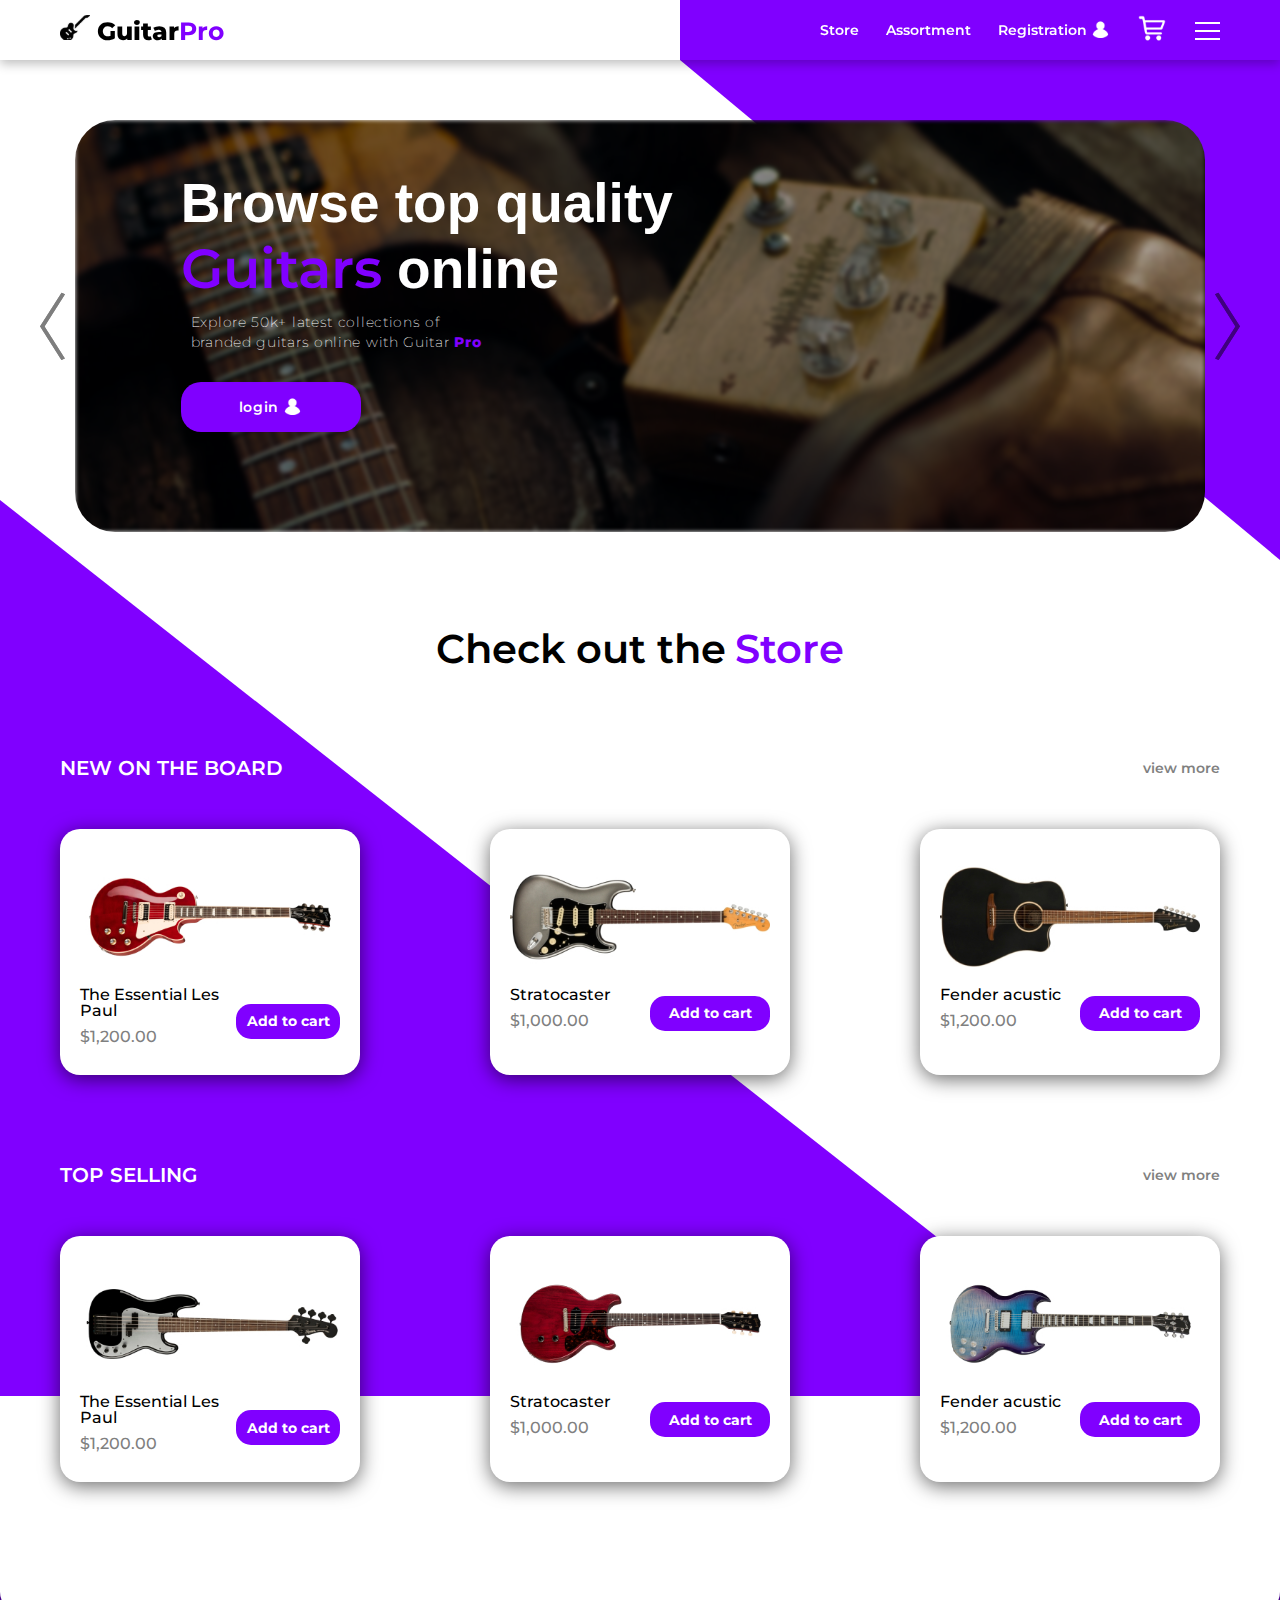
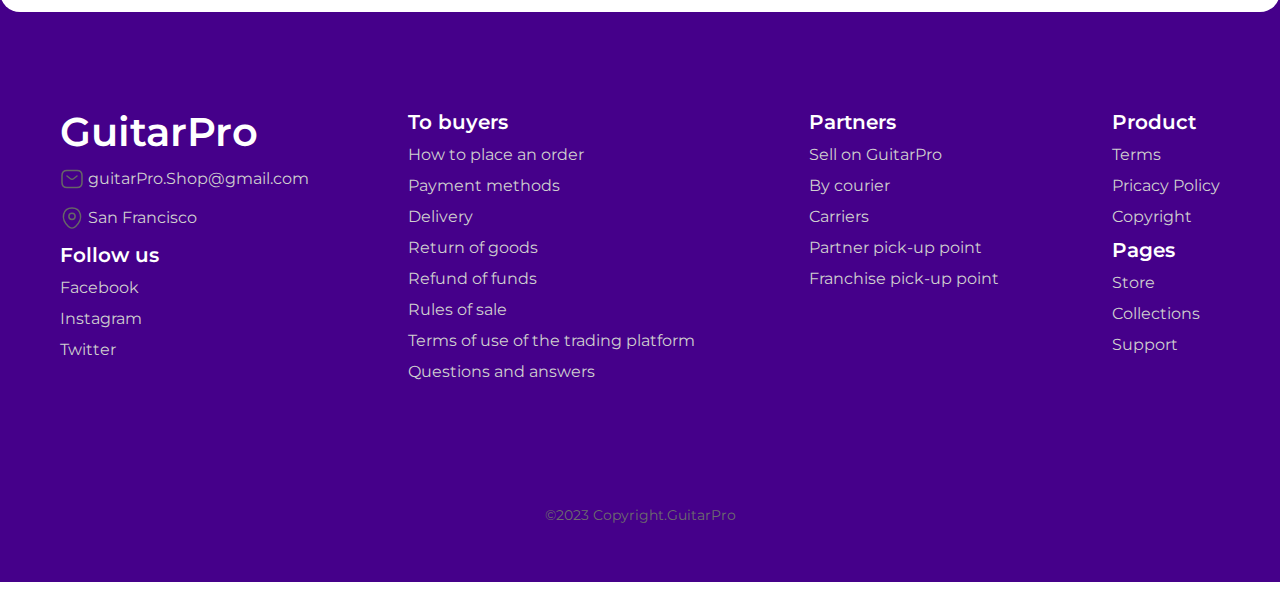
<file: index.html>
<!DOCTYPE html>
<html lang="en">

<head>
  <meta charset="UTF-8" />
  <meta name="viewport" content="width=device-width, initial-scale=1.0" />
  <title>GuitarPro</title>
  <link rel="stylesheet" href="./mainCss/style.css" />
  <link rel="stylesheet" href="./mainCss/null.css" />
  <link rel="stylesheet" href="./adaptive.css" />
  <link rel="stylesheet" href="./mobileNav.css" />
  <link rel="preconnect" href="https://fonts.googleapis.com" />
  <link rel="preconnect" href="https://fonts.gstatic.com" crossorigin />
  <link href="https://fonts.googleapis.com/css2?family=Montserrat:wght@200;400;600;800&display=swap" rel="stylesheet" />
</head>

<body>
  <section class="header">
    <header>
      <nav class="mobile-nav hidden_mobile-nav">
        <div class="mobile-nav__close">
          <div class="cross">
            <span class="close"></span>
            <span class="close-1"></span>
          </div>
        </div>
        <div class="mobile-nav__container">
          <ul class="mobile-nav__menu">
            <li class="mobile-nav__menu-link">Store</li>
            <li class="mobile-nav__menu-link">Assortment</li>
            <li class="mobile-nav__menu-link button-register">Registration</li>
          </ul>
        </div>
      </nav>

      <!-- modal window registration ======================================= -->

      <div class="background_modal-window hidden"></div>
      <div class="modal-window_registration hidden">
        <div class="cross-close">
          <span class="close"></span>
          <span class="close-1"></span>
        </div>
        <div class="modal-window_conteiner">

          <!-- name ========================================-->

          <form action="">
            <div class="form-group field-registerform-name">
              <div class="form_label-conteiner">
                <label for="name" class="label-text important">Name</label>
              </div>
              <div class="form_input-conteiner">
                <input type="text" class="form-input" name="name" placeholder="name">
              </div>
            </div>

            <!-- surname ========================================-->

            <div class="form-group field-registerform-surname">
              <div class="form_label-conteiner">
                <label for="surname" class="label-text important">Surname</label>
              </div>
              <div class="form_input-conteiner">
                <input type="text" class="form-input" name="surname" placeholder="surname">
              </div>
            </div>

            <!-- number ========================================-->

            <div class="form-group field-registerform-number">
              <div class="form_label-conteiner">
                <label for="number" class="label-text important">Number</label>
              </div>
              <div class="form_input-conteiner">
                <input type="text" class="form-input" name="number" placeholder="+7 (...) ... - .. - ..
              ">
              </div>
            </div>

            <!-- e-mail ========================================-->

            <div class="form-group field-registerform-email">
              <div class="form_label-conteiner">
                <label for="mail" class="label-text">E-mail</label>
              </div>
              <div class="form_input-conteiner">
                <input type="text" class="form-input" name="mail" placeholder="example@gmail.com">
              </div>
            </div>

            <!-- password ========================================-->

            <div class="form-group field-registerform-password">
              <div class="form_label-conteiner">
                <label for="password" class="label-text important">Password</label>
              </div>
              <div class="form_input-conteiner">
                <input type="password" class="form-input" name="password" placeholder="password">
              </div>
            </div>

            <!-- password confirm ========================================-->

            <div class="form-group field-registerform-password-confirm">
              <div class="form_label-conteiner">
                <label for="password-confirm" class="label-text important">Password confirmation</label>
              </div>
              <div class="form_input-conteiner">
                <input type="password" class="form-input" name="password-confirm" placeholder="password">
              </div>
            </div>

            <!-- date of birth ========================================-->
            <div class="form-group field-registerform-date-of-birth">
              <div class="form_label-conteiner">
                <label for="date-of-birth" class="label-text">Date of birth</label>
              </div>
              <div class="form_input-conteiner">
                <input type="date" class="form-input" name="date-of-birth">
              </div>
            </div>

            <!-- Region ========================================-->

            <div class="form-group field-registerform-region">
              <div class="form_label-conteiner">
                <label for="region" class="label-text important">Region</label>
              </div>
              <div class="form_input-conteiner">
                <input type="" class="form-input" name="region">
              </div>
            </div>
            <!-- buttons ========================================-->
            <div class="form-group buttons-register">
              <div class="button_remember-me">
                <div class="form_input-conteiner_button">
                  <input type="checkbox" class="form-input-button" name="remember-me">
                  <label for="remember-me" class="label-text-button">Remember me</label>
                </div>
              </div>
              <div class="have-acc">Already have an account?</div>
            </div>
            <div class="button-create-account_conteiner">
              <div class="button-create-account">Create an account</div>
            </div>
        </div>
        </form>
      </div>

      <!-- modal window login ==================================================== -->
      <div class="modal-window_login hidden">

        <div class="cross_close-modal-window-login">
          <span class="close"></span>
          <span class="close-1"></span>
        </div>

        <div class="modal-window_conteiner-login">


          <form action="">

            <!-- e-mail -->

            <div class="form-group_login field-login-email">
              <div class="form_label-conteiner_login">
                <label for="mail" class="label-text">E-mail</label>
              </div>
              <div class="form_input-conteiner_login">
                <input type="text" class="form-input_login" name="mail" placeholder="example@gmail.com">
              </div>
            </div>

            <!-- password -->

            <div class="form-group_login field-login-password">
              <div class="form_label-conteiner_login">
                <label for="password" class="label-text important">Password</label>
              </div>
              <div class="form_input-conteiner_login">
                <input type="password" class="form-input_login" name="password" placeholder="password">
              </div>
            </div>


            <!-- buttons -->

            <div class="form-group_login buttons-login">
              <div class="button_remember-me">
                <div class="form_input-conteiner_button">
                  <input type="checkbox" class="form-input-button" name="remember-me">
                  <label for="remember-me" class="label-text-button">Remember me</label>
                </div>
              </div>
            </div>
            <div class="button-create-account_conteiner">
              <div class="button-create-account">Login</div>
            </div>

          </form>


        </div>
      </div>

      <!-- /* header menu ================================== */ -->

      <div class="header_main">
        <div class="header_content">
          <a class="logo" href="#">
            <div>
              <img class="picture-logo" src="./icons/image 1.svg" alt="" />
              <span class="logo-text">Guitar<span class="purple">Pro</span></span>
            </div>
          </a>
          <nav class="header_nav">
            <ul class="header_nav-buttons">
              <li><a class="header_nav-links" href="#store">Store</a></li>
              <li><a class="header_nav-links" href="">Assortment</a></li>
              <li>
                <div class="header_nav-links_button">
                  Registration
                  <img class="user-icon" src="./icons/userImage.svg" alt="" />
                </div>
              </li>
              <div class="basketIcon">
                <a href="./cart.html">
                  <img class="basket" src="./icons/Basket.svg" alt="" />
                  <span class="cart-count"></span>
                </a>
              </div>

              <!-- /* burger menu ================================== */ -->

              <div class="hamburger-lines">
                <span class="line line1"></span>
                <span class="line line2"></span>
                <span class="line line3"></span>
              </div>
            </ul>
          </nav>
        </div>
      </div>

      <!-- header hidden ===================================== -->

      <div class="header_main-container1">
        <div class="header_main-container_text1">
          Browse top quality
          <span class="purple-header1"> Guitars</span> online
        </div>
        <div class="subtitle1">
          Explore 50k+ latest collections of branded guitars online with
          Guitar <span class="purple-header-subtitle1">Pro</span>
        </div>
        <div class="header_main-container_button1">
          <div href="" class="header_main-container_button-login1">
            login
            <img class="user-icon button1" src="./icons/userImage.svg" alt="" />
          </div>
        </div>
      </div>

      <!-- /* slider ================================== */ -->

      <div class="header_content_slider">
        <div class="button_slider_conteiner">
          <img src="./icons/arrowLeft.svg" alt="" class="button_slider-left" />
        </div>
        <div class="header_slider">
          <div class="header_images">
            <img src="./images/img1.png" alt="" />
            <img src="./images/img2.png" alt="" />
            <img src="./images/img3.png" alt="" />
          </div>
        </div>
        <div class="button_slider_conteiner1">
          <img src="./icons/arrowRight.svg" alt="" class="button_slider-right" />
        </div>
        <!-- /* main header ================================== */ -->

        <div class="header_main-container">
          <div class="header_main-container_text">
            Browse top quality
            <span class="purple-header"> Guitars</span> online
          </div>
          <div class="subtitle">
            Explore 50k+ latest collections of branded guitars online with
            Guitar <span class="purple-header-subtitle">Pro</span>
          </div>
          <div class="header_main-container_button">
            <div href="" class="header_main-container_button-login">
              login
              <img class="user-icon button" src="./icons/userImage.svg" alt="" /></>
            </div>
          </div>
        </div>
      </div>

    </header>
  </section>

  <section class="store" id="store">
    <div class="store_header">
      Check out the <span class="purple-store"> Store</span>
    </div>

    <div class="store_subtitle">
      NEW ON THE BOARD
      <a href="">
        <div class="store_view-more">view more</div>
      </a>
    </div>
    <div class="store_conteiner" id="new-products">

    </div>
    <div class="store_subtitle">
      TOP SELLING
      <a href="">
        <div class="store_view-more">view more</div>
      </a>
    </div>
    <div class="store_conteiner top-selling">

    </div>
  </section>
  <section class="footer">
    <footer class="footer__container-wrap">
      <div class="footer__container">
        <div class="footer__list-wrap">
          <div class="footer__list-contacts">
            <div class="footer__header-wrap footer__header-logotype" data-name="accordeon-title" data-title="GuitarPro">
              GuitarPro
            </div>
            <ul class="footer__list">
              <li class="footer__list-item">
                <a class="footer__link-item" href="#">
                  <img src="./icons/sms.svg" alt="">guitarPro.Shop@gmail.com
                </a>
              </li>
              <li class="footer__list-item"><a class="footer__link-item" href="#"><img src="./icons/location.svg"
                    alt="">San
                  Francisco</a></li>
            </ul>
          </div>
          <div class="footer__list-wrap footer__list-follow-us">
            <div class="footer__list-follow-us">
              <div class="footer__header-wrap" data-name="accordeon-title" data-title="Follow us">Follow us
              </div>
              <ul class="footer__list">
                <li class="footer__list-item"><a class="footer__link-item" href="#">Facebook</a></li>
                <li class="footer__list-item"><a class="footer__link-item" href="#">Instagram</a></li>
                <li class="footer__list-item"><a class="footer__link-item" href="#">Twitter</a></li>
              </ul>
            </div>
          </div>
        </div>
        <div class="footer__nav">
          <div class="footer__list-wrap">
            <div class="footer__list-to-buyers">
              <h2 class="footer__header-wrap" data-name="accordeon-title" data-title="To buyers">To buyers
              </h2>
              <ul class="footer__list">
                <li class="footer__list-item"><a class="footer__link-item" href="#">How to place an order</a>
                </li>
                <li class="footer__list-item"><a class="footer__link-item" href="#">Payment methods</a></li>
                <li class="footer__list-item"><a class="footer__link-item" href="#">Delivery</a></li>
                <li class="footer__list-item"><a class="footer__link-item" href="#">Return of goods</a></li>
                <li class="footer__list-item"><a class="footer__link-item" href="#">Refund of funds</a></li>
                <li class="footer__list-item"><a class="footer__link-item" href="#">Rules of sale</a></li>
                <li class="footer__list-item"><a class="footer__link-item" href="#">Terms of use of the trading
                    platform</a></li>
                <li class="footer__list-item"><a class="footer__link-item" href="#">Questions and answers</a>
                </li>
              </ul>
            </div>
          </div>
          <div class="footer__list-wrap">
            <div class="footer__list-partners">
              <h2 class="footer__header-wrap" data-name="accordeon-title" data-title="Partners">Partners
              </h2>
              <ul class="footer__list">
                <li class="footer__list-item"><a class="footer__link-item" href="#">Sell on GuitarPro</a></li>
                <li class="footer__list-item"><a class="footer__link-item" href="#">By courier</a></li>
                <li class="footer__list-item"><a class="footer__link-item" href="#">Carriers</a></li>
                <li class="footer__list-item"><a class="footer__link-item" href="#">Partner pick-up point</a>
                </li>
                <li class="footer__list-item"><a class="footer__link-item" href="#">Franchise pick-up point</a>
                </li>
              </ul>
            </div>
          </div>
          <div class="footer__list-wrap">
            <div class="footer_list-product">
              <div class="footer__list-container footer__list-product">
                <h2 class="footer__header-wrap" data-name="accordeon-title" data-title="Product">Product
                </h2>
                <ul class="footer__list">
                  <li class="footer__list-item"><a class="footer__link-item" href="#">Terms</a></li>
                  <li class="footer__list-item"><a class="footer__link-item" href="#">Pricacy Policy</a></li>
                  <li class="footer__list-item"><a class="footer__link-item" href="#">Copyright</a></li>
                </ul>
              </div>
              <div class="footer__list-container footer__list-pages">
                <h2 class="footer__header-wrap" data-name="accordeon-title" data-title="Pages">Pages
                </h2>
                <ul class="footer__list">
                  <li class="footer__list-item"><a class="footer__link-item" href="#">Store</a></li>
                  <li class="footer__list-item"><a class="footer__link-item" href="#">Collections</a></li>
                  <li class="footer__list-item"><a class="footer__link-item" href="#">Support</a></li>
                </ul>
              </div>
            </div>
          </div>
        </div>
      </div>
      <div class="copyright">©2023 Copyright.GuitarPro</div>
    </footer>
  </section>
  <script src="./js/productsTopSelling.js"></script>
  <script src="./js/productsNew.js"></script>
  <script src="./js/cart.js"></script>
  <script src="./js/modalWindows.js"></script>
  <script src="./js/adaptiveSlider.js"></script>
  <script src="./js/accordeon.js"></script>


</body>

</html>
</file>
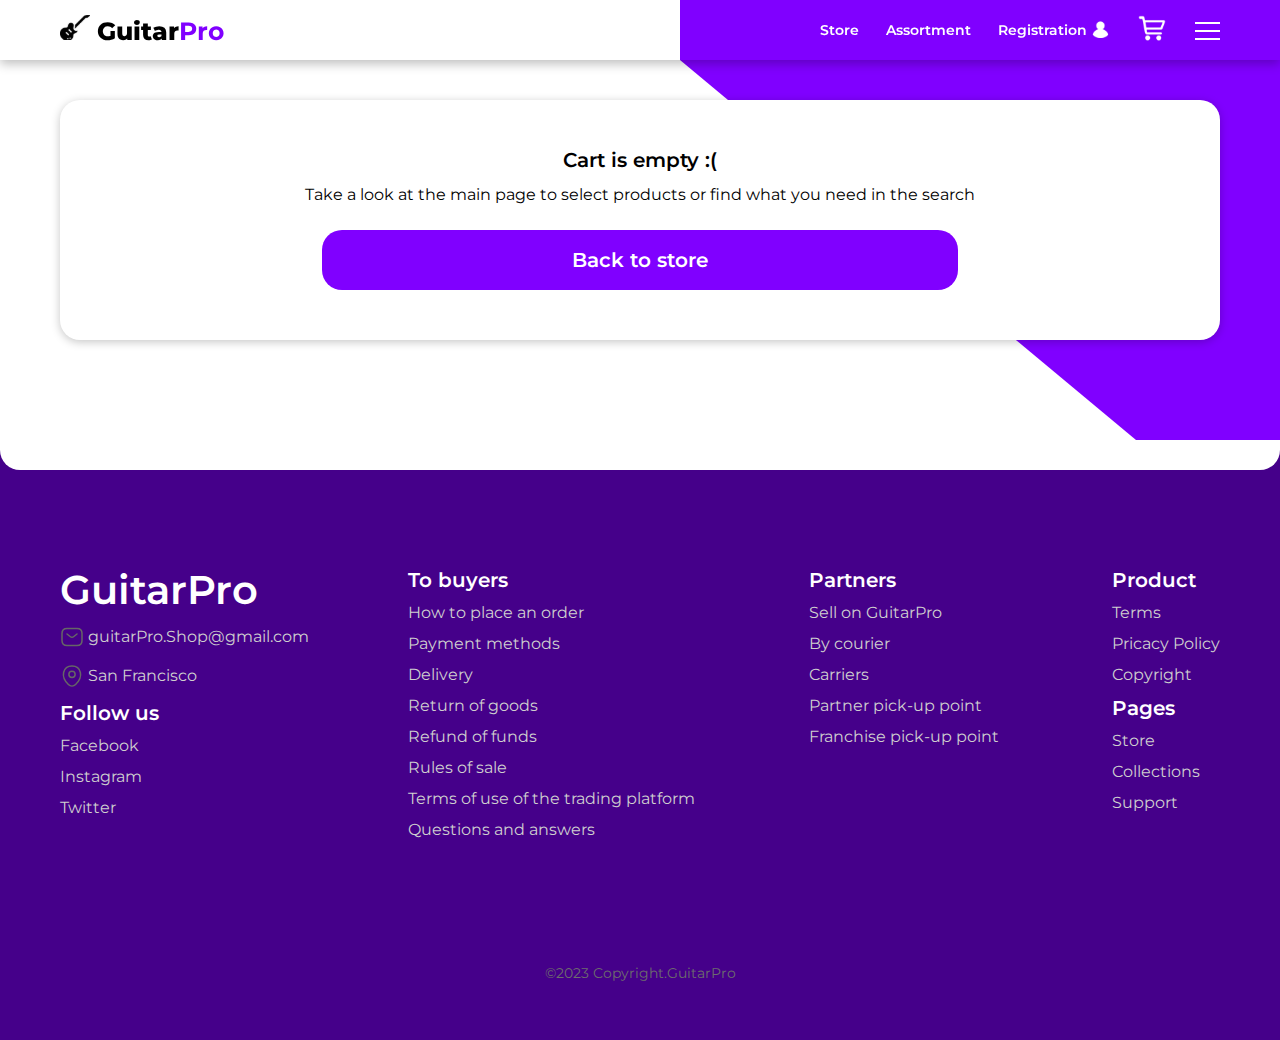
<file: cart.html>
<!DOCTYPE html>
<html lang="en">

<head>
	<meta charset="UTF-8">
	<meta name="viewport" content="width=device-width, initial-scale=1.0">
	<link rel="preconnect" href="https://fonts.googleapis.com" />
	<link rel="preconnect" href="https://fonts.gstatic.com" crossorigin />
	<link href="https://fonts.googleapis.com/css2?family=Montserrat:wght@200;400;600;800&display=swap"
		rel="stylesheet" />
	<link rel="stylesheet" href="./mobileNav.css" />
	<link rel="stylesheet" href="./cartCss/cartStyle.css">
	<link rel="stylesheet" href="./mainCss/modalWindowLog.css">
		<link rel="stylesheet" href="./mainCss/modalWindowReg.css">
		<link rel="stylesheet" href="./mainCss/footer.css">
		<link rel="stylesheet" href="./mainCss/headerMenu.css">
	<link rel="stylesheet" href="./adaptive.css">
	<title>GuitarPro Cart</title>
</head>

<body>
	<section class="header">
		<header>
			<nav class="mobile-nav hidden_mobile-nav">
				<div class="mobile-nav__close">
					<div class="cross">
						<span class="close"></span>
						<span class="close-1"></span>
					</div>
				</div>
				<div class="mobile-nav__container">
					<ul class="mobile-nav__menu">
						<li class="mobile-nav__menu-link">Store</li>
						<li class="mobile-nav__menu-link">Assortment</li>
						<li class="mobile-nav__menu-link button-register">Registration</li>
					</ul>
				</div>
			</nav>
			<!-- modal window registration ======================================= -->

			<div class="background_modal-window hidden"></div>
			<div class="modal-window_registration hidden">
				<div class="cross-close">
					<span class="close"></span>
					<span class="close-1"></span>
				</div>
				<div class="modal-window_conteiner">

					<!-- name ========================================-->

					<form action="">
						<div class="form-group field-registerform-name">
							<div class="form_label-conteiner">
								<label for="name" class="label-text important">Name</label>
							</div>
							<div class="form_input-conteiner">
								<input type="text" class="form-input" name="name" placeholder="name">
							</div>
						</div>

						<!-- surname ========================================-->

						<div class="form-group field-registerform-surname">
							<div class="form_label-conteiner">
								<label for="surname" class="label-text important">Surname</label>
							</div>
							<div class="form_input-conteiner">
								<input type="text" class="form-input" name="surname" placeholder="surname">
							</div>
						</div>

						<!-- number ========================================-->

						<div class="form-group field-registerform-number">
							<div class="form_label-conteiner">
								<label for="number" class="label-text important">Number</label>
							</div>
							<div class="form_input-conteiner">
								<input type="text" class="form-input" name="number" placeholder="+7 (...) ... - .. - ..
              ">
							</div>
						</div>

						<!-- e-mail ========================================-->

						<div class="form-group field-registerform-email">
							<div class="form_label-conteiner">
								<label for="mail" class="label-text">E-mail</label>
							</div>
							<div class="form_input-conteiner">
								<input type="text" class="form-input" name="mail" placeholder="example@gmail.com">
							</div>
						</div>

						<!-- password ========================================-->

						<div class="form-group field-registerform-password">
							<div class="form_label-conteiner">
								<label for="password" class="label-text important">Password</label>
							</div>
							<div class="form_input-conteiner">
								<input type="password" class="form-input" name="password" placeholder="password">
							</div>
						</div>

						<!-- password confirm ========================================-->

						<div class="form-group field-registerform-password-confirm">
							<div class="form_label-conteiner">
								<label for="password-confirm" class="label-text important">Password confirmation</label>
							</div>
							<div class="form_input-conteiner">
								<input type="password" class="form-input" name="password-confirm" placeholder="password">
							</div>
						</div>

						<!-- date of birth ========================================-->
						<div class="form-group field-registerform-date-of-birth">
							<div class="form_label-conteiner">
								<label for="date-of-birth" class="label-text">Date of birth</label>
							</div>
							<div class="form_input-conteiner">
								<input type="date" class="form-input" name="date-of-birth">
							</div>
						</div>

						<!-- Region ========================================-->

						<div class="form-group field-registerform-region">
							<div class="form_label-conteiner">
								<label for="region" class="label-text important">Region</label>
							</div>
							<div class="form_input-conteiner">
								<input type="" class="form-input" name="region">
							</div>
						</div>
						<!-- buttons ========================================-->
						<div class="form-group buttons-register">
							<div class="button_remember-me">
								<div class="form_input-conteiner_button">
									<input type="checkbox" class="form-input-button" name="remember-me">
									<label for="remember-me" class="label-text-button">Remember me</label>
								</div>
							</div>
							<div class="have-acc">Already have an account?</div>
						</div>
						<div class="button-create-account_conteiner">
							<div class="button-create-account">Create an account</div>
						</div>
				</div>
				</form>
			</div>

			<!-- modal window login ==================================================== -->
			<div class="background_modal-window hidden"></div>
			<div class="modal-window_login hidden">

				<div class="cross_close-modal-window-login">
					<span class="close"></span>
					<span class="close-1"></span>
				</div>

				<div class="modal-window_conteiner-login">


					<form action="">

						<!-- e-mail -->

						<div class="form-group_login field-login-email">
							<div class="form_label-conteiner_login">
								<label for="mail" class="label-text">E-mail</label>
							</div>
							<div class="form_input-conteiner_login">
								<input type="text" class="form-input_login" name="mail" placeholder="example@gmail.com">
							</div>
						</div>

						<!-- password -->

						<div class="form-group_login field-login-password">
							<div class="form_label-conteiner_login">
								<label for="password" class="label-text important">Password</label>
							</div>
							<div class="form_input-conteiner_login">
								<input type="password" class="form-input_login" name="password" placeholder="password">
							</div>
						</div>


						<!-- buttons -->

						<div class="form-group_login buttons-login">
							<div class="button_remember-me">
								<div class="form_input-conteiner_button">
									<input type="checkbox" class="form-input-button" name="remember-me">
									<label for="remember-me" class="label-text-button">Remember me</label>
								</div>
							</div>
						</div>
						<div class="button-create-account_conteiner">
							<div class="button-create-account">Login</div>
						</div>

					</form>


				</div>
			</div>

			<!-- /* header menu ================================== */ -->

			<div class="header_main">
				<div class="header_content">
					<a class="logo" href="./index.html">
						<div>
							<img class="picture-logo" src="./icons/image 1.svg" alt="" />
							<span class="logo-text">Guitar<span class="purple">Pro</span></span>
						</div>
					</a>
					<nav class="header_nav">
						<ul class="header_nav-buttons">
							<li><a class="header_nav-links" href="./index.html#store">Store</a></li>
							<li><a class="header_nav-links" href="#">Assortment</a></li>
							<li>
								<div class="header_nav-links_button">
									Registration
									<img class="user-icon" src="./icons/userImage.svg" alt="" />
								</div>
							</li>

							<div class="basketIcon">
								<a href="./cart.html">
									<img src="./icons/Basket.svg" alt="" />
									<span class="cart-count"></span>
								</a>
							</div>


							<!-- /* burger menu ================================== */ -->

							<div class="hamburger-lines">
								<span class="line line1"></span>
								<span class="line line2"></span>
								<span class="line line3"></span>
							</div>
						</ul>
					</nav>
				</div>
			</div>
		</header>
	</section>

	<section class="cart">
		<!-- <div class="background-payment__modal-window"></div>
		<div class="payment__modal-window">
			<div class="payment__modal-window_container">
			</div>
		</div> -->
		<div class="cart-wrapper">
			<div class="cart_empty">
				<div class="cart_empty-header-text">Cart is empty :(</div>
				<div class="cart_empty-text">Take a look at the main page to select products or find what you need in the
					search</div>
				<a class="cart_btn-back-to-store" href="./index.html">
					Back to store
				</a>
			</div>
			<div class="cart_container">

				<div class="products-column_contaniner">
					<div class="cart_main-header">
						<div class="cart_main-header-text">
							Cart
							<span class="counterCart"></span>
						</div>
						<div class="clear-cart">clear cart</div>
					</div>
					<div class="product-column">
					</div>

					<!-- <div class="payment__wrap">
						<div class="payment__container">
							<div class="payment__header-payment-method">
								Payment method
								<i class="fi fi-rr-pencil"><img class="fwa" src="/icons/free-icon-font-pencil-3917376.svg" alt=""></i>
							</div>
							<div class="payment__data-card">
								543153415154
							</div>
						</div>
					</div> -->
				</div>

				<div class="cart_making-an-order">
					<div class="subtotal_container">
						<div class="card_subtitle-delivery">
							<div>free shipping when ordering from $1500</div>
							<h2 class="delivery-text">delivery: <span class="green delivery">free</span></h2>
						</div>
						<div class="result_container">
							<div>
								<div class="num-of-units">
									Products,<span class="counter_num-of-units"></span>item(s)
								</div>
								<div class="subtotal-price">
									<p>Total</p>
									<span class="final-price"></span>
								</div>
							</div>

							<div class="btn-order">Order</div>
						</div>
					</div>
				</div>

			</div>
		</div>

	</section>
	<section class="footer">
		<footer class="footer__container-wrap">
			<div class="footer__container">
				<div class="footer__list-wrap">
					<div class="footer__list-contacts">
						<div class="footer__header-wrap footer__header-logotype" data-name="accordeon-title"
							data-title="GuitarPro">
							GuitarPro
						</div>
						<ul class="footer__list">
							<li class="footer__list-item">
								<a class="footer__link-item" href="#">
									<img src="./icons/sms.svg" alt="">guitarPro.Shop@gmail.com
								</a>
							</li>
							<li class="footer__list-item"><a class="footer__link-item" href="#"><img src="./icons/location.svg"
										alt="">San
									Francisco</a></li>
						</ul>
					</div>
					<div class="footer__list-wrap footer__list-follow-us">
						<div class="footer__list-follow-us">
							<div class="footer__header-wrap" data-name="accordeon-title" data-title="Follow us">Follow us
							</div>
							<ul class="footer__list">
								<li class="footer__list-item"><a class="footer__link-item" href="#">Facebook</a></li>
								<li class="footer__list-item"><a class="footer__link-item" href="#">Instagram</a></li>
								<li class="footer__list-item"><a class="footer__link-item" href="#">Twitter</a></li>
							</ul>
						</div>
					</div>
				</div>
				<div class="footer__nav">
					<div class="footer__list-wrap">
						<div class="footer__list-to-buyers">
							<h2 class="footer__header-wrap" data-name="accordeon-title" data-title="To buyers">To buyers
							</h2>
							<ul class="footer__list">
								<li class="footer__list-item"><a class="footer__link-item" href="#">How to place an order</a>
								</li>
								<li class="footer__list-item"><a class="footer__link-item" href="#">Payment methods</a></li>
								<li class="footer__list-item"><a class="footer__link-item" href="#">Delivery</a></li>
								<li class="footer__list-item"><a class="footer__link-item" href="#">Return of goods</a></li>
								<li class="footer__list-item"><a class="footer__link-item" href="#">Refund of funds</a></li>
								<li class="footer__list-item"><a class="footer__link-item" href="#">Rules of sale</a></li>
								<li class="footer__list-item"><a class="footer__link-item" href="#">Terms of use of the trading
										platform</a></li>
								<li class="footer__list-item"><a class="footer__link-item" href="#">Questions and answers</a>
								</li>
							</ul>
						</div>
					</div>
					<div class="footer__list-wrap">
						<div class="footer__list-partners">
							<h2 class="footer__header-wrap" data-name="accordeon-title" data-title="Partners">Partners
							</h2>
							<ul class="footer__list">
								<li class="footer__list-item"><a class="footer__link-item" href="#">Sell on GuitarPro</a></li>
								<li class="footer__list-item"><a class="footer__link-item" href="#">By courier</a></li>
								<li class="footer__list-item"><a class="footer__link-item" href="#">Carriers</a></li>
								<li class="footer__list-item"><a class="footer__link-item" href="#">Partner pick-up point</a>
								</li>
								<li class="footer__list-item"><a class="footer__link-item" href="#">Franchise pick-up point</a>
								</li>
							</ul>
						</div>
					</div>
					<div class="footer__list-wrap">
						<div class="footer_list-product">
							<div class="footer__list-container footer__list-product">
								<h2 class="footer__header-wrap" data-name="accordeon-title" data-title="Product">Product
								</h2>
								<ul class="footer__list">
									<li class="footer__list-item"><a class="footer__link-item" href="#">Terms</a></li>
									<li class="footer__list-item"><a class="footer__link-item" href="#">Pricacy Policy</a></li>
									<li class="footer__list-item"><a class="footer__link-item" href="#">Copyright</a></li>
								</ul>
							</div>
							<div class="footer__list-container footer__list-pages">
								<h2 class="footer__header-wrap" data-name="accordeon-title" data-title="Pages">Pages
								</h2>
								<ul class="footer__list">
									<li class="footer__list-item"><a class="footer__link-item" href="#">Store</a></li>
									<li class="footer__list-item"><a class="footer__link-item" href="#">Collections</a></li>
									<li class="footer__list-item"><a class="footer__link-item" href="#">Support</a></li>
								</ul>
							</div>
						</div>
					</div>
				</div>
			</div>
			<div class="copyright">©2023 Copyright.GuitarPro</div>
		</footer>
	</section>

	<script src="./js/productsTopSelling.js"></script>
	<script src="./js/productsNew.js"></script>
	<script src="./js/cart.js"></script>
	<script src="./js/modalWindows.js"></script>
	<script src="./js/accordeon.js"></script>
</body>

</html>
</file>
<file: mainCss/style.css>
@import url(./storeCard.css);
@import url(./headerMainHidden.css);
@import url(./headerMenu.css);
@import url(./modalWindowLog.css);
@import url(./modalWindowReg.css);
@import url(./slider.css);
@import url(./store.css);
@import url(./headerMain.css);
@import url(./footer.css);


* {
  box-sizing: border-box;
  font-family: "Montserrat", sans-serif;
}

html {
  scroll-behavior: smooth;
}

body {
  font-family: "Montserrat", sans-serif;
  overflow-x: hidden;
}

:root {
  --color-purple: #8000ff;
  --color-white: #ffffff;
  --color-black: #000;
  --color-purple-dark: #5900b3;
  --color-white-dark: #cfcfcf;
}
</file>
<file: mainCss/null.css>
* {
  margin: 0;
  padding: 0;
  border: 0;
  font-size: 100%;
  font: inherit;
  vertical-align: baseline;
  outline: none;
}
html {
  height: 101%;
}
body {
  font-size: 62.5%;
  line-height: 1;
  font-family: "Montserrat", sans-serif;
}
article,
aside,
details,
figcaption,
figure,
footer,
header,
hgroup,
menu,
nav,
section {
  display: block;
}
ol,
ul {
  list-style: none;
}
blockquote,
q {
  quotes: none;
}
blockquote:before,
blockquote:after,
q:before,
q:after {
  content: "";
  content: none;
}
strong {
  font-weight: bold;
}
input {
  outline: none;
}
table {
  border-collapse: collapse;
  border-spacing: 0;
}
img {
  border: 0;
  max-width: 100%;
}
a {
  text-decoration: none;
}
</file>
<file: adaptive.css>
@media (max-width: 1600px) {
  .header_main::after {
    width: 800px;
  }

  .header::after {
    border-right: 800px solid transparent;
    border-bottom: 600px solid var(--color-purple);
  }

  .header_content_slider {
    padding-left: 40px;
    padding-right: 40px;
    transition: all ease 0.5s;
  }

  .store::after {
    top: 500px;
    border-right: 89vw solid transparent;
    border-bottom: 70vw solid var(--color-purple);
  }

  .modal-window_registration {
    max-width: 30%;
  }
}

/* 1400 =================================================== */

@media (max-width: 1400px) {
  .subtotal-price {
    font-size: 25px;
  }

  .card_subtitle-delivery {
    font-size: 16px;
    margin-bottom: 10px;
  }

  .delivery-text {
    font-weight: 600;
    margin-top: 5px;
  }

  .header_main::after {
    width: 600px;
    transition: all ease 0.5s;
  }

  .header::after {
    border-right: 600px solid transparent;
    border-bottom: 500px solid var(--color-purple);
    transition: all ease 0.5s;
  }

  .header_main-container {
    margin-top: 4vw;
    margin-left: 11vw;
  }

  .header_main-container_text {
    font-size: 55px;
  }

  .purple-header {
    font-size: 55px;
  }

  .purple-header-subtitle {
    font-size: 14px;
  }

  .subtitle {
    margin-top: 10px;
    font-size: 14px;
  }

  .header_main-container_button {
    margin-top: 30px;
  }

  .header_main-container_button-login {
    font-size: 14px;
  }

  .store_card {
    max-width: 300px;
  }

  .modal-window_registration {
    max-width: 35%;
  }
}

/* 1230 ==================================================== */

@media (max-width: 1230px) {
  .store_card {
    max-width: 270px;
  }

  .store::after {
    top: 400px;
    border-right: 93vw solid transparent;
    border-bottom: 74vw solid var(--color-purple);
  }
}

/* 1150 =================================================== */

@media (max-width: 1150px) {
  .subtotal-price {
    font-size: 20px;
  }

  .header_main-container {
    max-width: 400px;
    margin-top: 4vw;
    margin-left: 10vw;
  }

  .header_main-container_text {
    font-size: 40px;
  }

  .purple-header {
    font-size: 40px;
  }

  .subtitle {
    margin-top: 10px;
    font-size: 14px;
  }

  .header_main-container_button {
    margin-top: 25px;
  }

  .header_main-container_button-login {
    font-size: 14px;
  }

  .store_card:last-child {
    display: none;
  }


  .store_subtitle {
    color: var(--color-black);
  }

  .store::after {
    display: none;
  }

  .modal-window_registration {
    max-width: 45%;
  }

  .store_conteiner {
    margin: 0 auto;
    gap: 25px;
    width: 80%;
  }

  .store_card:not(:last-child) {
    margin-right: 0px;
  }
}


/* 1024 =================================================== */


@media (max-width: 1024px) {

  .products-column_contaniner {
    padding-right: 0;
  }

  .cart_container {
    flex-direction: column;
  }

  .cart_making-an-order {
    margin-top: 20px;
    width: 100%;
  }

  .footer {
    height: auto;
  }

  .cart_card_content {
    flex-wrap: wrap;
  }

  .common-container {
    width: 100%;
    padding-left: 0px;
    margin-bottom: 10px;
  }

  .footer__container {
    display: flex;
    flex-direction: column;
    justify-content: start;
    height: 80%;
  }

  .footer__list-wrap:not(:last-child) {
    padding-right: 0px;
  }

  .footer__list-contacts::before {
    content: '';
    width: 100%;
    position: absolute;
    height: 2px;
    background-color: var(--color-grey);
    top: -30px;
    right: 0;
  }

  .footer__list-contacts::after {
    content: '';
    width: 100%;
    position: absolute;
    height: 2px;
    background-color: var(--color-grey);
    bottom: -30px;
    right: 0;
  }


  .footer__list-follow-us {
    margin-top: 50px;
    margin-bottom: 50px;
    position: relative;
  }

  .footer__list-follow-us::after {
    content: '';
    width: 100%;
    position: absolute;
    height: 2px;
    background-color: var(--color-grey);
    bottom: -30px;
    right: 0;
  }

  .footer__nav {
    display: flex;
    flex-direction: column;
    width: 100%;
  }

  .footer__list-to-buyers {
    margin-bottom: 50px;
    position: relative;
  }

  .footer__list-to-buyers::after {
    content: '';
    width: 100%;
    position: absolute;
    height: 2px;
    background-color: var(--color-grey);
    bottom: -30px;
    right: 0;
  }

  .footer__list-partners {
    margin-bottom: 50px;
    position: relative;
  }

  .footer__list-partners::after {
    content: '';
    width: 100%;
    position: absolute;
    height: 2px;
    background-color: var(--color-grey);
    bottom: -30px;
    right: 0;
  }

  .footer_list-product::after {
    content: '';
    width: 100%;
    position: absolute;
    height: 2px;
    background-color: var(--color-grey);
    bottom: -30px;
    right: 0;
  }

  .footer__list-product {
    position: relative;
  }

  .footer__list-product::after {
    content: '';
    width: 100%;
    position: absolute;
    height: 2px;
    background-color: var(--color-grey);
    bottom: -30px;
    right: 0;
  }

  .footer__list-pages {
    margin-top: 50px;
    position: relative;
  }

  .footer__list-pages::after {
    content: '';
    width: 100%;
    position: absolute;
    height: 2px;
    background-color: var(--color-grey);
    bottom: -30px;
    right: 0;
  }

  .copyright {
    margin-top: 70px;
  }

  .footer__header-wrap.footer__header-logotype {
    font-size: 20px;
  }

  .footer__header-wrap {
    width: 100%;
    background-color: #4c0097;
    padding: 10px;
    border-radius: 10px;
    box-sizing: border-box;
  }

  .hover {
    background-color: #37006e;
  }
}

/* 900 =================================================== */
@media (max-width: 950px) {
  .store_conteiner {
    width: 90%;
  }
}

@media (max-width: 900px) {
  .store_conteiner {
    width: 100%;
  }

  .header_main::after {
    width: 450px;
    transition: all ease 0.5s;
    height: 50px;
  }

  .header::after {
    border-right: 450px solid transparent;
    border-bottom: 300px solid var(--color-purple);
    transition: all ease 0.5s;
    top: 50px;
  }

  .header_content_slider {
    padding-left: 10px;
    padding-right: 10px;
  }

  .header_main-container_button {
    width: 160px;
    height: 40px;
  }

  .header_main-container {
    margin-top: 3vw;
    margin-left: 8vw;
  }

  .line.line1::before {
    top: 16px;
  }

  .line.line2::after {
    top: 24px;
  }

  .line.line3::after {
    top: 32px;
  }

  .header_main-container {
    max-width: 300px;
  }

  .header_main-container_text {
    font-size: 30px;
  }

  .purple-header {
    font-size: 30px;
  }

  .subtitle {
    margin-left: 0;
    margin-top: 5px;
    font-size: 12px;
  }

  .header_main-container_button {
    margin-top: 20px;
    width: 130px;
  }

  .header_main-container_button-login {
    font-size: 12px;
  }

  .subtitle {
    width: 250px;
  }

  .header_main {
    height: 50px;
  }

  .store_header {
    font-size: 30px;
  }

  .store_subtitle {
    font-size: 15px;
  }

  .form-input {
    width: 150px;
  }

  .header_nav-links {
    display: none;
  }

  .header_nav-links_button {
    display: none;
  }

  .header_nav-links_button.nav-link {
    display: flex;
  }

  .header::after {
    display: none;
  }

  .header_nav {
    width: 100px;
  }

  .header::before {
    content: "";
    position: absolute;
    border-left: 0px solid transparent;
    border-right: 300px solid transparent;
    border-bottom: 130px solid var(--color-purple);
    right: 0px;
    top: 0px;
    transform: rotate(-180deg);
    z-index: -10;
  }

}

/* 800 =================================================== */

@media (max-width: 800px) {

  .modal-window_registration {
    max-width: 45%;
  }
}

/* 768 =================================================== */

@media (max-width: 768px) {

  .cart-wrapper {
    padding-left: 30px;
    padding-right: 30px;
  }

  .store_card {
    max-width: 100%;
  }

  .store_card_button {
    width: 100px;
  }

  .modal-window_registration {
    max-width: 65%;
  }

  .subtitle {
    width: 200px;
  }

  .header_content_slider {
    display: none;
  }

  .header_main::after {
    width: 100%;
    box-shadow: 0px 1px 10px rgba(0, 0, 0, 0.25);
  }

  .logo {
    color: var(--color-white);
  }

  .purple {
    color: var(--color-white);
  }

  .header_content {
    padding-left: 30px;
    padding-right: 30px;
  }

  .store_conteiner {
    flex-direction: column;
    align-items: center;
  }


  .store {
    max-width: 650px;
  }

  .header_main-container {
    display: none;
  }

  .header_main-container1 {
    display: flex;
    flex-direction: column;
  }

  .store_subtitle {
    color: black;
  }

  .header_content_slider {
    padding-top: 60px;
  }

  .header_main-container_button1 {
    margin-top: 20px;
  }

  .store_card {
    margin-bottom: 20px;
  }

  .store_view-more {
    font-size: 12px;
  }

  .have-acc {
    font-size: 12px;
  }

  .label-text-button {
    font-size: 12px;
  }

  .footer__container-wrap {
    padding-right: 30px;
    padding-left: 30px;
  }

  .store_header {
    margin-top: 15vw;
  }
}



/* 700 =================================================== */

@media (max-width: 700px) {}

/* 660 =================================================== */


/* 535 =================================================== */

@media (max-width: 535px) {
  .cart_empty {
    height: auto;
    justify-content: start;
    padding: 20px;
  }

  .cart_btn-back-to-store {
    width: 100%;
  }

  .cart_empty-text {
    display: none;
  }

  .header_main-container_text1 {
    margin-top: 100px;
    font-size: 43px;
    padding: 10px 10px 0px 10px;
  }

  .purple-header1 {
    font-size: 43px;
  }

  .purple-header-subtitle1 {
    font-size: 14px;
  }

  .subtitle1 {
    font-size: 14px;

    padding: 10px 10px 0px 10px;
    width: 280px;
  }

  .header_main-container_button1 {
    margin-left: 60px;
  }

  .modal-window_registration {
    max-width: 82%;
  }

  .store_subtitle {
    margin-bottom: 4vw;
  }
}

/* 430 =================================================== */

@media (max-width: 425px) {
  .trashcan-hidden {
    display: flex;
    justify-content: end;
  }

  .trashcan {
    display: none;
  }

  .imgCart {
    transform: rotate(-90deg);
    height: auto;
    min-width: 300px;
  }

  .img_container {
    width: 100%;
    height: 360px;
    display: flex;
    justify-content: center;
    align-items: center;
  }

  .cart_card_content {
    margin: 0;
  }

  .cart-wrapper {
    padding-top: 70px;
  }

  .cart-wrapper {
    padding-left: 20px;
    padding-right: 20px;
  }

  .header_main-container_button1 {
    width: 220px;
    height: 55px;
    margin: 0 auto;
    margin-bottom: 10px;
    margin-top: 10px;
  }

  .imgCart {
    min-width: 300px;
  }

  .footer__container-wrap {
    padding-right: 20px;
    padding-left: 20px;
  }

  .header_main-container_text1 {
    font-size: 40px;
    padding: 0px;
  }

  .purple-header1 {
    font-size: 40px;
  }

  .purple-header-subtitle1 {
    font-size: 14px;
  }

  .subtitle1 {
    font-size: 14px;
    padding: 0px;
    width: 270px;
  }

  .header_content_slider {
    padding-top: 30px;
  }

  .store_header {
    font-size: 25px;
  }

  .store {
    padding-left: 20px;
    padding-right: 20px;
  }

  .label-text {
    font-size: 14px;
  }

  .button-create-account {
    font-size: 14px;
  }

  .logo-text {
    display: none;
  }

  .header_content {
    padding-right: 20px;
    padding-left: 20px;
  }

  .store_card_button {
    display: none;
  }

  .store_card_button.hidden {
    display: flex;
    margin: 0 auto;
    width: 100%;
    height: 40px;
  }
}

/* 384 =================================================== */

@media (max-width: 384px) {

  .img_container {
    height: 300px;
  }

  .imgCart {
    min-width: 270px
  }

  .header_main-container_text1 {
    font-size: 35px;
    margin: 85px 40px 0px 40px;
  }

  .purple-header1 {
    font-size: 35px;
  }

  .purple-header-subtitle1 {
    font-size: 13px;
  }

  .subtitle1 {
    font-size: 13px;
    padding: 0 0 20px 0;
    width: 200px;
    margin: 0px 40px 0px 40px;
  }

  .header_main-container_button1 {
    width: 220px;
    height: 55px;
    margin: 0 auto;
    margin-bottom: 30px;
  }

  .store_header {
    font-size: 20px;
  }

  .modal-window_registration {
    top: 0px;
    max-width: 100%;
    height: 100vh;
    overflow: scroll;
  }

  .modal-window_conteiner {
    display: flex;
    align-items: center;
  }

  .form-group {
    flex-direction: column;
    align-items: start;
  }


  .form-input {
    margin-top: 10px;
    max-width: 120vw;
    padding: 5px;
  }

  .have-acc {
    margin-top: 5px;
  }

  .button-create-account {
    width: 100%;
  }

  .mobile-nav {
    max-width: 200px;
  }
}

/* 330 =================================================== */

@media (max-width: 330px) {

  .common-container {
    margin-top: 20px;
  }

  .img_container {
    height: 270px;
  }

  .header_main-container_text1 {
    font-size: 30px;
    margin: 85px 40px 0px 40px;
  }

  .purple-header1 {
    font-size: 30px;
  }

  .purple-header-subtitle1 {
    font-size: 12px;
  }

  .subtitle1 {
    font-size: 12px;
    padding: 0 0 20px 0;
    width: 200px;
    margin: 0px 40px 0px 40px;
  }

  .store_subtitle {
    font-size: 12px;
    margin-top: 30px;
  }

  .store_view-more {
    font-size: 10px;
  }

  .store_card_button {
    font-size: 13px;
    width: 70px;
    height: 25px;
  }

  .header_main-container_text1 {
    font-size: 27px;
  }

  .purple-header1 {
    font-size: 27px;
  }
}

@media (max-width: 324px) {
  .logo-text {
    display: none;
  }

  .mobile-nav {
    min-width: 100%;
  }
}
</file>
<file: mobileNav.css>
.mobile-nav {
	position: fixed;
	width: 290px;
	height: 100vh;
	background-color: white;
	z-index: 100;
	right: 0;
	padding: 40px;
	display: flex;
	transition: all ease 0.3s;
}

.cross {
	cursor: pointer;
	position: absolute;
	width: 20px;
	height: 20px;
	top: 10px;
	right: 10px;
}

.hidden_mobile-nav {
	right: -100%;
}

.mobile-nav_close {
	position: absolute;
	top: 10px;
	right: 10px;
	cursor: pointer;
}

.mobile-nav__container {}

.mobile-nav__menu li {
	margin-bottom: 20px;
}

.mobile-nav__menu-link {
	font-size: 20px;
	color: black;
	cursor: pointer;
	width: max-content;
}

.mobile-nav__menu-link.button-register {
	cursor: pointer;
}
</file>
<file: cartCss/cartStyle.css>
@import url(./cartNull.css);
@import url(./cart.css);
@import url(./card.css);
@import url(./order.css);
@import url(./payment.css);
body {
	font-family: "Montserrat", sans-serif;
}

:root {
	--color-purple: #8000ff;
	--color-white: #ffffff;
	--color-black: #000;
	--color-purple-dark: #5900b3;
	--color-white-dark: #cfcfcf;
	--color-grey: #6d6d6d;
}
</file>
<file: mainCss/modalWindowLog.css>
/* modal window login ============================ */
.background_modal-window {
	position: fixed;
	width: 100%;
	height: 100%;
	background-color: #00000077;
	z-index: 20;
}

.modal-window_login {
	position: fixed;
	max-width: 300px;
	height: 350px;
	z-index: 100;
	margin-left: auto;
	margin-right: auto;
	top: 20vh;
	left: 0;
	right: 0;
	background-color: var(--color-white);
	border-radius: 10px;
	padding: 35px;
	box-shadow: 0px 3px 40px var(--color-black);
}

.form-group_login {
	margin-bottom: 20px;
}


.form_label-conteiner_login {
	margin-bottom: 10px;
}

.form-input_login {
	border: 1px solid var(--color-black);
	width: 90%;
	padding: 10px;
	color: var(--color-black);
	font-size: 14px;
	border-radius: 10px;
	transition: all ease 0.2s;
}

.form-input_login:hover {
	background-color: rgba(136, 136, 136, 0.116);
}

.cross_close-modal-window-login {
	cursor: pointer;
	position: absolute;
	width: 20px;
	height: 20px;
	top: 10px;
	right: 10px;
}
</file>
<file: mainCss/modalWindowReg.css>
/* modal-window_registration ===================================== */

.modal-window_registration {
	position: fixed;
	max-width: 25%;
	height: 660px;
	z-index: 100;
	margin-left: auto;
	margin-right: auto;
	top: 10vh;
	left: 0;
	right: 0;
	background-color: var(--color-white);
	border-radius: 10px;
	display: flex;
	justify-content: center;
	align-items: center;
	padding: 35px;
	box-shadow: 0px 3px 40px var(--color-black);
}

.modal-window_conteiner {
	border-radius: 10px;
	width: 100%;
	height: 100%;
	background-color: var(--color-white);
	display: flex;
	flex-direction: column;
}

.close {
	content: "";
	position: absolute;
	width: 20px;
	height: 1px;
	top: 10px;
	right: 0px;
	background-color: var(--color-black);
	transform: rotate(45deg);
}

.close-1 {
	content: "";
	position: absolute;
	width: 20px;
	height: 1px;
	top: 10px;
	right: 0px;
	background-color: var(--color-black);
	transform: rotate(-45deg);
}

.cross-close {
	cursor: pointer;
	position: absolute;
	width: 20px;
	height: 20px;
	top: 10px;
	right: 10px;
}

/* form =========================================== */

.form-group {
	display: flex;
	width: 100%;
	justify-content: space-between;
	align-items: center;
}

.form-group:not(:last-child) {
	margin-bottom: 20px;
}

.label-text {
	color: var(--color-black);
	font-size: 16px;
	font-weight: 600;
}

.label-text.important::after {
	content: "*";
	color: red;
}

.form-input {
	border: 1px solid var(--color-black);
	width: 200px;
	padding: 10px;
	color: var(--color-black);
	font-size: 14px;
	border-radius: 10px;
	transition: all ease 0.2s;
}

.form-input:hover {
	background-color: rgba(136, 136, 136, 0.116);
}

.form_input-conteiner_button {
	display: flex;
	align-items: center;
}

.form-input-button {
	margin-right: 5px;
	cursor: pointer;
}

.label-text-button {
	font-size: 14px;
}

.have-acc {
	font-size: 14px;
	color: var(--color-purple-dark);
	font-weight: 600;
	cursor: pointer;
	margin-left: 10px;
}

.button-create-account_conteiner {
	height: 100px;
	display: flex;
	justify-content: center;
	align-items: center;
}

.button-create-account {
	cursor: pointer;
	width: 60%;
	height: 60px;
	background-color: var(--color-purple);
	display: flex;
	justify-content: center;
	align-items: center;
	color: var(--color-white);
	font-size: 16px;
	font-weight: 600;
	border-radius: 20px;
	transition: all ease 0.4s;
}

.button-create-account:hover {
	background-color: var(--color-purple-dark);
}

.hidden {
	display: none;
}
</file>
<file: mainCss/footer.css>
:root {
	--color-purple: #8000ff;
	--color-white: #ffffff;
	--color-black: #000;
	--color-purple-dark: #5900b3;
	--color-purple-more-dark: #45008a;
	--color-white-dark: #cfcfcf;
	--color-grey: #6d6d6d;
}

.footer {
	width: 100%;
	height: 600px;
	background-color: var(--color-purple-more-dark);
	margin-top: 100px;
	padding-top: 130px;
	padding-bottom: 60px;
	position: relative;
	overflow: hidden;
	box-sizing: border-box;

}

.footer::before {
	content: '';
	width: 100%;
	height: 30px;
	background-color: var(--color-white);
	border-radius: 0px 0px 20px 20px;
	position: absolute;
	top: 0px;
	right: 0;
}

.footer__container-wrap {
	max-width: 1500px;
	height: 100%;
	margin: 0 auto;
	padding-right: 60px;
	padding-left: 60px;
	display: flex;
	flex-direction: column;
	justify-content: space-between;
	-webkit-box-sizing: border-box;
	-moz-box-sizing: border-box;
	box-sizing: border-box;
}

.footer__nav {
	width: 70%;
	display: flex;
	justify-content: space-between;
}

.footer__container {
	width: 100%;
	display: flex;
	justify-content: space-between;
}

.footer__header-wrap.footer__header-logotype {
	font-size: 40px;
	color: var(--color-white);
	font-weight: 600;
}

.footer__link-item {
	display: flex;
	align-items: center;
	gap: 4px;
}

.footer__list-wrap:not(:last-child) {
	padding-right: 40px;
}

.footer__list-contacts {
	position: relative;
}

.footer__header-wrap {
	color: var(--color-white);
	font-size: 20px;
	font-weight: 600;
	display: flex;
	justify-content: space-between;
}

.footer__list-item {
	margin-top: 15px;
	width: max-content
}

.footer__link-item {
	color: var(--color-white-dark);
	font-size: 16px;
}

.footer__link-item:hover {
	color: var(--color-grey);
}


.footer__list-follow-us {
	margin-top: 15px;
}

.footer__list-pages {
	margin-top: 15px;
}


.copyright {
	display: flex;
	justify-content: center;
	align-items: center;
	color: var(--color-grey);
	font-size: 14px;
}

.hidden {
	display: none;
}

.trashcan-hidden {
	display: none;
}
</file>
<file: mainCss/headerMenu.css>
.header::after {
	content: "";
	position: absolute;
	border-left: 0px solid transparent;
	border-right: 1010px solid transparent;
	border-bottom: 700px solid var(--color-purple);
	right: 0px;
	top: 60px;
	transform: rotate(-180deg);
	z-index: -10;
}

.header_main::after {
	content: "";
	position: absolute;
	width: 1010px;
	height: 60px;
	background-color: var(--color-purple);
	z-index: -1;
	right: 0px;
}

.header_main {
	position: fixed;
	width: 100%;
	height: 60px;
	background-color: var(--color-white);
	box-shadow: 0px 4px 10px rgba(0, 0, 0, 0.25);
	display: flex;
	z-index: 10;
}

.header_content {
	width: 1500px;
	margin: 0 auto;
	display: flex;
	justify-content: space-between;
	align-items: center;
	padding-left: 60px;
	padding-right: 60px;
}

.logo {
	color: var(--color-black);
	font-size: 25px;
	font-style: normal;
	font-weight: 800;
	line-height: normal;
}

.purple {
	color: var(--color-purple);
	color: #8000ff;
	font-size: 25px;
	font-style: normal;
	font-weight: 700;
	line-height: normal;
}

.header_nav {
	width: 400px;
}

.header_nav-buttons {
	display: flex;
	justify-content: space-between;
	align-items: center;
}

.header_nav-links {
	color: var(--color-white);
	font-size: 14px;
	font-style: normal;
	font-weight: 600;
	line-height: normal;
	transition: all ease 0.2s;
}

.header_nav-links_button {
	display: flex;
	align-items: center;
	color: var(--color-white);
	font-size: 14px;
	font-weight: 600;
	cursor: pointer;
	transition: all ease 0.2s;
}

.header_nav-links_button:hover {
	opacity: 0.8;
}

.header_nav-links:hover {
	opacity: 0.8;
}

.user-icon {
	margin-bottom: 5px;
	margin-left: 3px;
	cursor: pointer;
}

.basketIcon:hover {
	opacity: 0.8;
}

.basketIcon {
	width: 30px;
	height: 30px;
	position: relative;
	transition: all ease 0.2s;
}



.cart-count {
	position: absolute;
	background-color: red;
	padding: 2px;
	top: -5px;
	right: -10px;
	border-radius: 50%;
	color: white;
	font-size: 11px;
	padding-right: 4px;
	padding-left: 3px;
	display: none;
}

/* burger menu ================================== */

.hamburger-lines {
	width: 25px;
	height: 30px;
	cursor: pointer;
	transition: all ease 0.2s;
}

.hamburger-lines:hover {
	opacity: 0.8;

}

.line.line1::before {
	content: "";
	position: absolute;
	background-color: var(--color-white);
	width: 25px;
	height: 2px;
	top: 22px;
}

.line.line2::after {
	content: "";
	position: absolute;
	background-color: var(--color-white);
	width: 25px;
	height: 2px;
	top: 30px;
}

.line.line3::after {
	content: "";
	position: absolute;
	background-color: var(--color-white);
	width: 25px;
	height: 2px;
	top: 38px;
}
</file>
